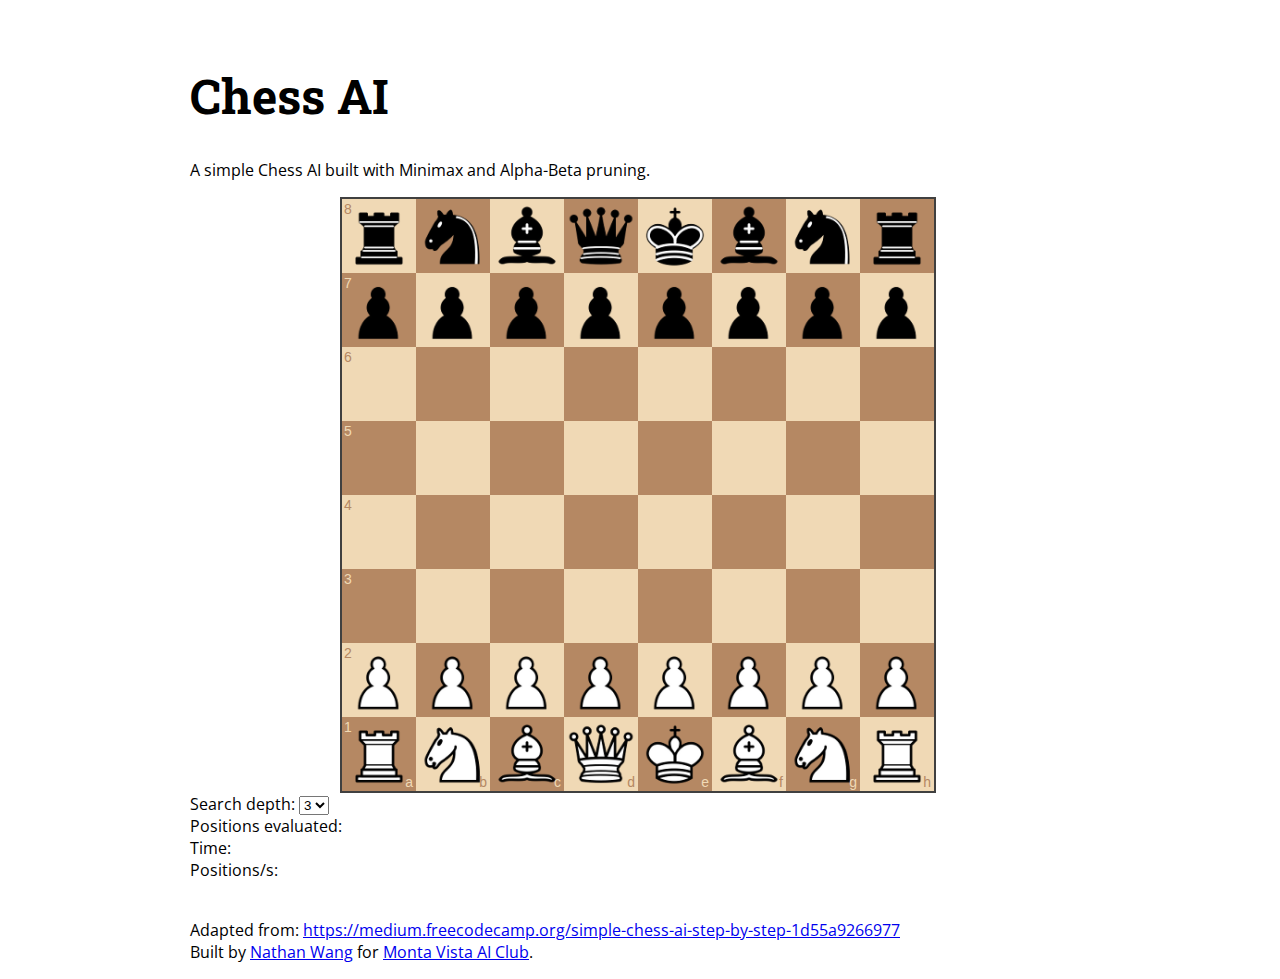
<file: index.html>
<!DOCTYPE html>
<!DOCTYPE html>
<html>
<head>
	<title>Chess AI</title>

	<link rel="stylesheet" type="text/css" href="css/chessboard-0.3.0.min.css">
	<link rel="stylesheet" type="text/css" href="index.css">
	<link href="https://fonts.googleapis.com/css?family=Open+Sans|Roboto+Slab:400,700" rel="stylesheet">
</head>
<body>
	<div class="container">
		<h1 class="title">Chess AI</h1>
		<p>A simple Chess AI built with Minimax and Alpha-Beta pruning.</p>

		<div id="board" class="board"></div>


		<div class="info">
			Search depth:
			<select id="search-depth">
				<option value="1">1</option>
				<option value="2">2</option>
				<option value="3" selected>3</option>
				<option value="4">4</option>
				<option value="5">5</option>
			</select>

			<br>
			<span>Positions evaluated: <span id="position-count"></span></span>
			<br>
			<span>Time: <span id="time"></span></span>
			<br>
			<span>Positions/s: <span id="positions-per-s"></span> </span>
			<br>
			<br>
			<div id="move-history" class="move-history">
			</div>
		</div>

		<p>
			Adapted from: <a href="https://medium.freecodecamp.org/simple-chess-ai-step-by-step-1d55a9266977">https://medium.freecodecamp.org/simple-chess-ai-step-by-step-1d55a9266977</a>
			<br>
			Built by <a href="https://thecodingwizard.me/" target="_blank">Nathan Wang</a>
			for <a href="http://www.mvai.club/">Monta Vista AI Club</a>.
		</p>
	</div>

	<script src="https://ajax.googleapis.com/ajax/libs/jquery/3.3.1/jquery.min.js"></script>
	<script src="js/chess.js"></script>
	<script src="js/chessboard-0.3.0.min.js"></script>
	<script src="index.js"></script>
</body>
</html>
</file>
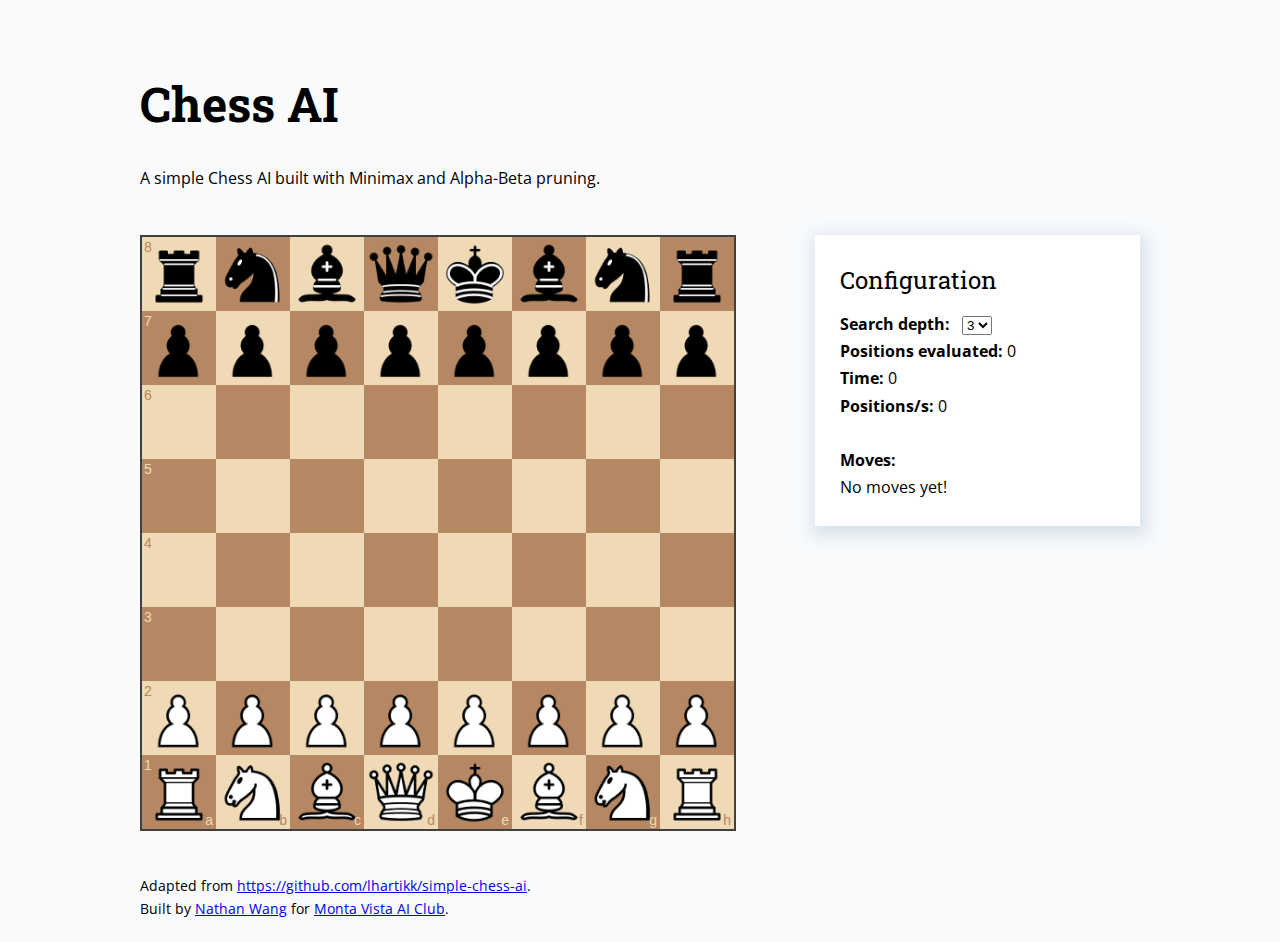
<file: starter/index.html>
<!DOCTYPE html>
<!DOCTYPE html>
<html>
<head>
	<title>Chess AI</title>

	<link rel="stylesheet" type="text/css" href="css/chessboard-0.3.0.min.css">
	<link rel="stylesheet" type="text/css" href="index.css">
	<link href="https://fonts.googleapis.com/css?family=Open+Sans|Roboto+Slab:400,700" rel="stylesheet">
</head>
<body>
	<div class="container">
		<div class="header">
			<h1 class="title">Chess AI</h1>
			<p>A simple Chess AI built with Minimax and Alpha-Beta pruning.</p>
		</div>

		<div class="left">
			<div id="board" class="board"></div>
		</div>
		<div class="right">
			<div class="info">
				<h2 class="info__title">Configuration</h2>
				<span class="info__label">Search depth:</span>
				<select id="search-depth" class="info__search-depth">
					<option value="1">1</option>
					<option value="2">2</option>
					<option value="3" selected>3</option>
					<option value="4">4</option>
					<option value="5">5</option>
				</select>

				<br>
				<span class="info__label">Positions evaluated:</span> <span id="position-count">0</span>
				<br>
				<span class="info__label">Time:</span> <span id="time">0</span>
				<br>
				<span class="info__label">Positions/s:</span> <span id="positions-per-s">0</span>
				<br>
				<br>
				<span class="info__label">Moves:</span>
				<div id="move-history" class="info__moves">
					No moves yet!
				</div>
			</div>
		</div>

		<div class="footer">
			<p>
				Adapted from <a href="https://github.com/lhartikk/simple-chess-ai">https://github.com/lhartikk/simple-chess-ai</a>.
				<br>
				Built by <a href="https://thecodingwizard.me/" target="_blank">Nathan Wang</a>
				for <a href="http://www.mvai.club/">Monta Vista AI Club</a>.
			</p>
		</div>
	</div>

	<script src="https://ajax.googleapis.com/ajax/libs/jquery/3.3.1/jquery.min.js"></script>
	<script src="js/chess.js"></script>
	<script src="js/chessboard-0.3.0.min.js"></script>
	<script src="index.js"></script>
</body>
</html>
</file>
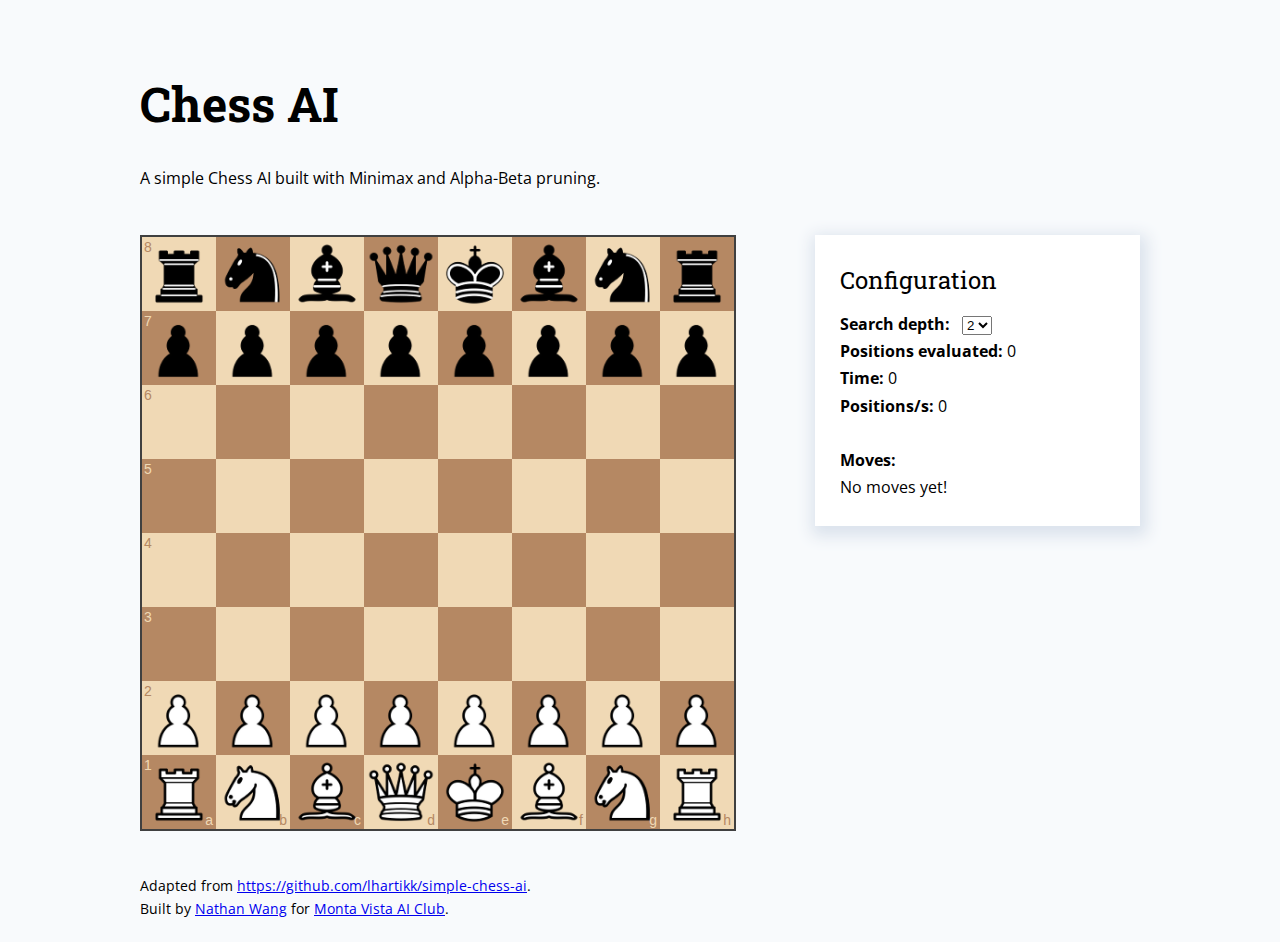
<file: step-3/end/index.html>
<!DOCTYPE html>
<!DOCTYPE html>
<html>
<head>
	<title>Chess AI</title>

	<link rel="stylesheet" type="text/css" href="css/chessboard-0.3.0.min.css">
	<link rel="stylesheet" type="text/css" href="index.css">
	<link href="https://fonts.googleapis.com/css?family=Open+Sans|Roboto+Slab:400,700" rel="stylesheet">
</head>
<body>
	<div class="container">
		<div class="header">
			<h1 class="title">Chess AI</h1>
			<p>A simple Chess AI built with Minimax and Alpha-Beta pruning.</p>
		</div>

		<div class="left">
			<div id="board" class="board"></div>
		</div>
		<div class="right">
			<div class="info">
				<h2 class="info__title">Configuration</h2>
				<span class="info__label">Search depth:</span>
				<select id="search-depth" class="info__search-depth">
					<option value="1">1</option>
					<option value="2" selected>2</option>
					<option value="3">3</option>
					<option value="4">4</option>
					<option value="5">5</option>
				</select>

				<br>
				<span class="info__label">Positions evaluated:</span> <span id="position-count">0</span>
				<br>
				<span class="info__label">Time:</span> <span id="time">0</span>
				<br>
				<span class="info__label">Positions/s:</span> <span id="positions-per-s">0</span>
				<br>
				<br>
				<span class="info__label">Moves:</span>
				<div id="move-history" class="info__moves">
					No moves yet!
				</div>
			</div>
		</div>

		<div class="footer">
			<p>
				Adapted from <a href="https://github.com/lhartikk/simple-chess-ai">https://github.com/lhartikk/simple-chess-ai</a>.
				<br>
				Built by <a href="https://thecodingwizard.me/" target="_blank">Nathan Wang</a>
				for <a href="http://www.mvai.club/">Monta Vista AI Club</a>.
			</p>
		</div>
	</div>

	<script src="https://ajax.googleapis.com/ajax/libs/jquery/3.3.1/jquery.min.js"></script>
	<script src="js/chess.js"></script>
	<script src="js/chessboard-0.3.0.min.js"></script>
	<script src="index.js"></script>
</body>
</html>
</file>
<file: index.css>
body {
	font-family: "Open Sans";
}

.container {
	max-width: 900px;
	margin: 0 auto;
}

.title {
	font-family: "Roboto Slab";
	font-size: 3rem;
	margin-top: 4rem;
}

.board {
	max-width: 600px;
	margin: 0 auto;
}
</file>
<file: starter/index.css>
body {
	font-family: "Open Sans";
	background-color: hsl(210, 36%, 98%);
}

.container {
	max-width: 600px;
	margin: 0 auto;
}

@media(min-width: 1000px) {
	.container {
		max-width: 1000px;
		display: flex;
		flex-wrap: wrap;
	}
	.left {
		width: 600px;
		margin: 30px 0;
	}
	.right {
		padding-left: 75px;
		flex: 1;
		margin: 30px 0;
	}
	.header, .footer {
		width: 100%;
	}
}

.title {
	font-family: "Roboto Slab";
	font-size: 3rem;
	margin-top: 4rem;
}

.info {
	background-color: white;
	box-shadow: 2px 5px 15px 5px hsl(212, 33%, 89%);
	padding: 25px;
	line-height: 1.7;
}

.info__title {
	font-family: "Roboto Slab";
	font-weight: normal;
	margin-top: 0;
	margin-bottom: 10px;
}

.info__search-depth {
	margin-left: 8px;
}

.info__label {
	font-weight: bold;
}

.info__moves {
	max-height: 320px;
	overflow: auto;
}

.footer {
	font-size: 14px;
	line-height: 1.6;
}
</file>
<file: step-3/end/index.css>
body {
	font-family: "Open Sans";
	background-color: hsl(210, 36%, 98%);
}

.container {
	max-width: 600px;
	margin: 0 auto;
}

@media(min-width: 1000px) {
	.container {
		max-width: 1000px;
		display: flex;
		flex-wrap: wrap;
	}
	.left {
		width: 600px;
		margin: 30px 0;
	}
	.right {
		padding-left: 75px;
		flex: 1;
		margin: 30px 0;
	}
	.header, .footer {
		width: 100%;
	}
}

.title {
	font-family: "Roboto Slab";
	font-size: 3rem;
	margin-top: 4rem;
}

.info {
	background-color: white;
	box-shadow: 2px 5px 15px 5px hsl(212, 33%, 89%);
	padding: 25px;
	line-height: 1.7;
}

.info__title {
	font-family: "Roboto Slab";
	font-weight: normal;
	margin-top: 0;
	margin-bottom: 10px;
}

.info__search-depth {
	margin-left: 8px;
}

.info__label {
	font-weight: bold;
}

.info__moves {
	max-height: 320px;
	overflow: auto;
}

.footer {
	font-size: 14px;
	line-height: 1.6;
}
</file>
<file: css/chessboard-0.3.0.min.css>
/*! chessboard.js v0.3.0 | (c) 2013 Chris Oakman | MIT License chessboardjs.com/license */
.clearfix-7da63{clear:both}.board-b72b1{border:2px solid #404040;-moz-box-sizing:content-box;box-sizing:content-box}.square-55d63{float:left;position:relative;-webkit-touch-callout:none;-webkit-user-select:none;-khtml-user-select:none;-moz-user-select:none;-ms-user-select:none;user-select:none}.white-1e1d7{background-color:#f0d9b5;color:#b58863}.black-3c85d{background-color:#b58863;color:#f0d9b5}.highlight1-32417,.highlight2-9c5d2{-webkit-box-shadow:inset 0 0 3px 3px yellow;-moz-box-shadow:inset 0 0 3px 3px yellow;box-shadow:inset 0 0 3px 3px yellow}.notation-322f9{cursor:default;font-family:"Helvetica Neue",Helvetica,Arial,sans-serif;font-size:14px;position:absolute}.alpha-d2270{bottom:1px;right:3px}.numeric-fc462{top:2px;left:2px}
</file>
<file: starter/css/chessboard-0.3.0.min.css>
/*! chessboard.js v0.3.0 | (c) 2013 Chris Oakman | MIT License chessboardjs.com/license */
.clearfix-7da63{clear:both}.board-b72b1{border:2px solid #404040;-moz-box-sizing:content-box;box-sizing:content-box}.square-55d63{float:left;position:relative;-webkit-touch-callout:none;-webkit-user-select:none;-khtml-user-select:none;-moz-user-select:none;-ms-user-select:none;user-select:none}.white-1e1d7{background-color:#f0d9b5;color:#b58863}.black-3c85d{background-color:#b58863;color:#f0d9b5}.highlight1-32417,.highlight2-9c5d2{-webkit-box-shadow:inset 0 0 3px 3px yellow;-moz-box-shadow:inset 0 0 3px 3px yellow;box-shadow:inset 0 0 3px 3px yellow}.notation-322f9{cursor:default;font-family:"Helvetica Neue",Helvetica,Arial,sans-serif;font-size:14px;position:absolute}.alpha-d2270{bottom:1px;right:3px}.numeric-fc462{top:2px;left:2px}
</file>
<file: step-3/end/css/chessboard-0.3.0.min.css>
/*! chessboard.js v0.3.0 | (c) 2013 Chris Oakman | MIT License chessboardjs.com/license */
.clearfix-7da63{clear:both}.board-b72b1{border:2px solid #404040;-moz-box-sizing:content-box;box-sizing:content-box}.square-55d63{float:left;position:relative;-webkit-touch-callout:none;-webkit-user-select:none;-khtml-user-select:none;-moz-user-select:none;-ms-user-select:none;user-select:none}.white-1e1d7{background-color:#f0d9b5;color:#b58863}.black-3c85d{background-color:#b58863;color:#f0d9b5}.highlight1-32417,.highlight2-9c5d2{-webkit-box-shadow:inset 0 0 3px 3px yellow;-moz-box-shadow:inset 0 0 3px 3px yellow;box-shadow:inset 0 0 3px 3px yellow}.notation-322f9{cursor:default;font-family:"Helvetica Neue",Helvetica,Arial,sans-serif;font-size:14px;position:absolute}.alpha-d2270{bottom:1px;right:3px}.numeric-fc462{top:2px;left:2px}
</file>
